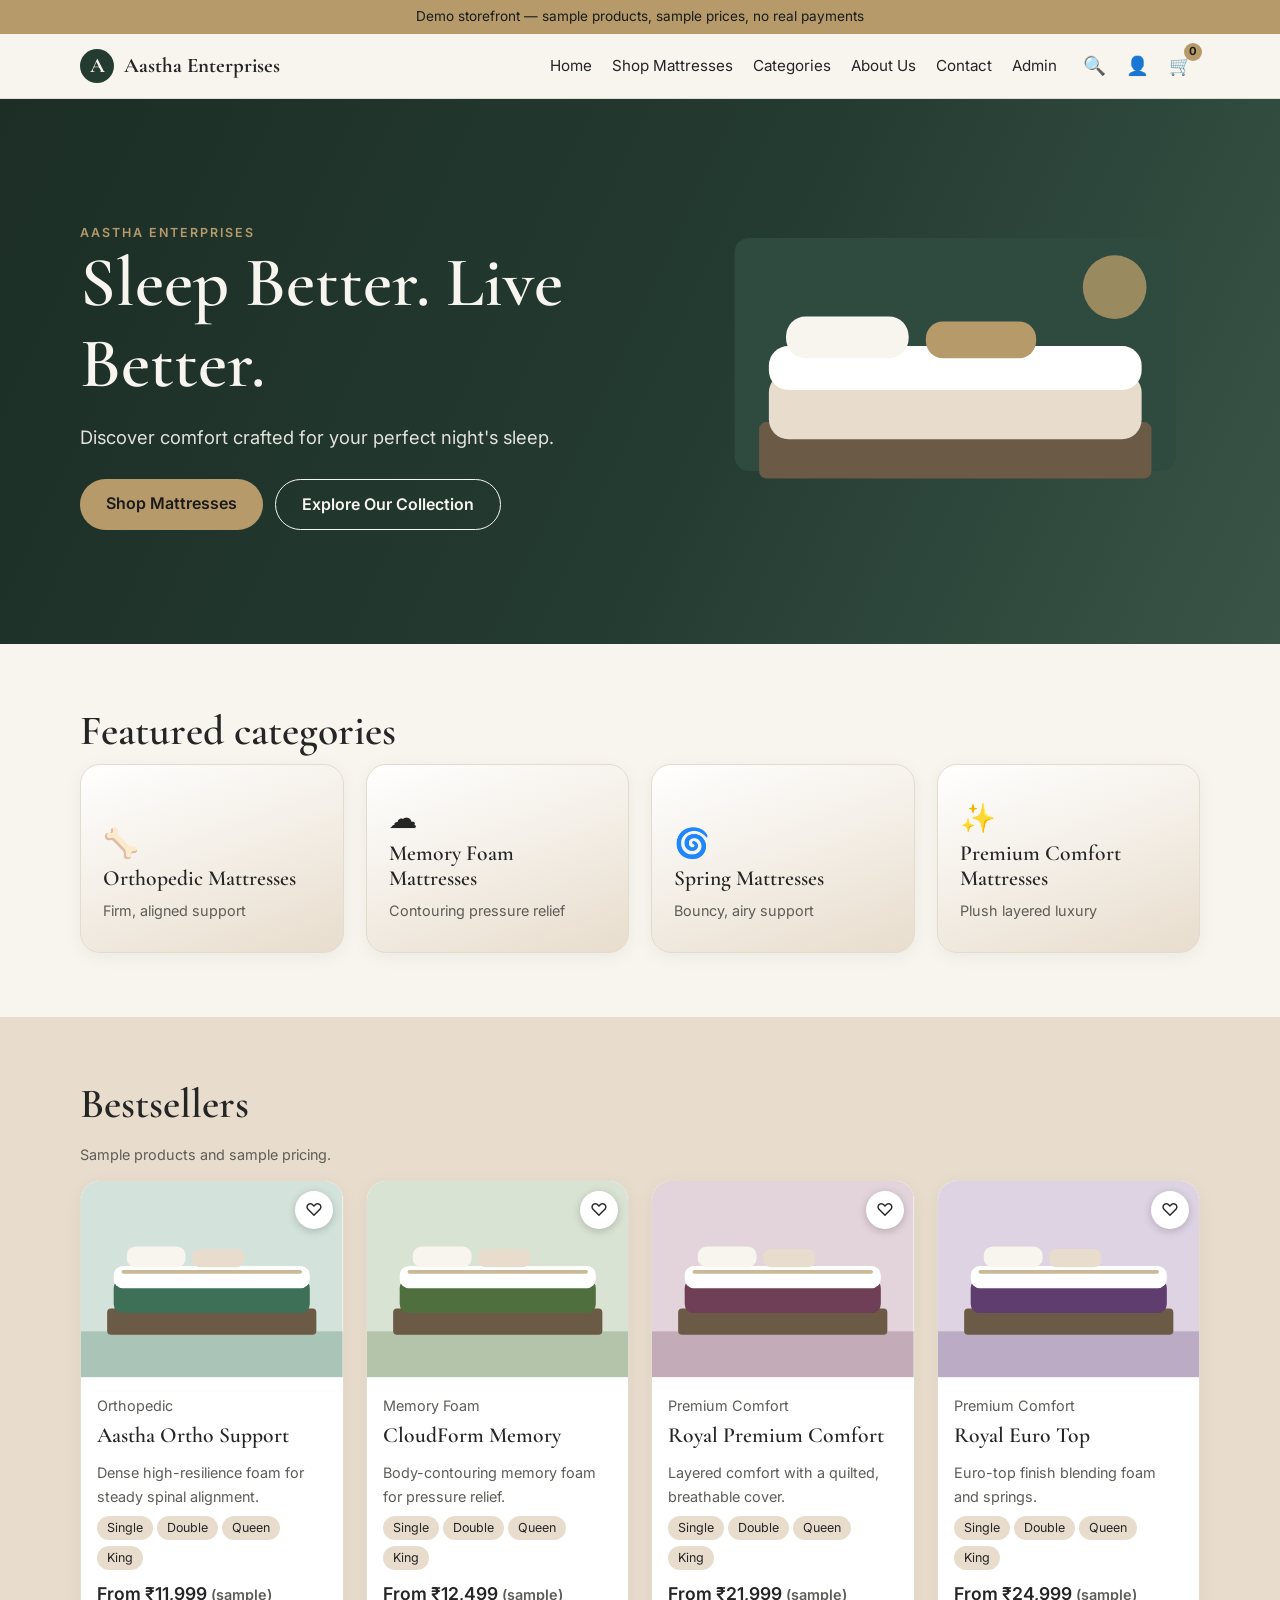
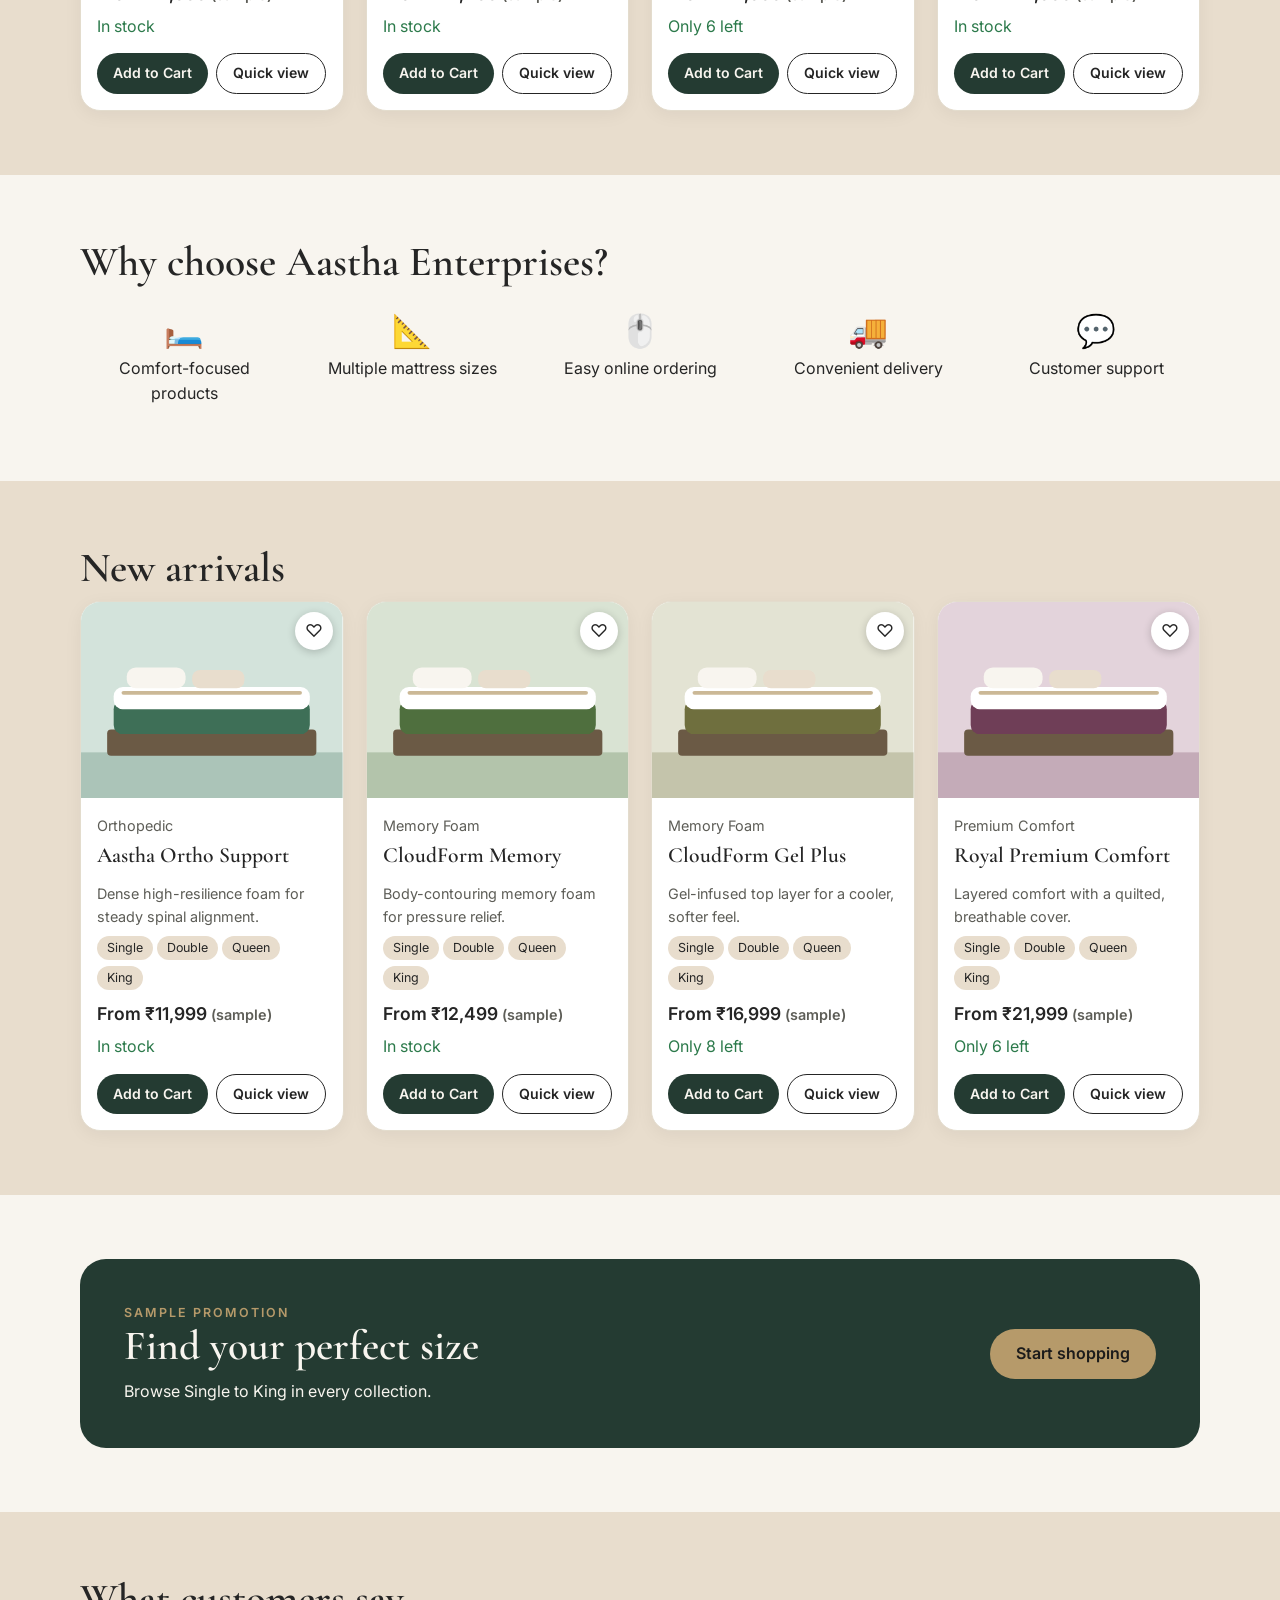
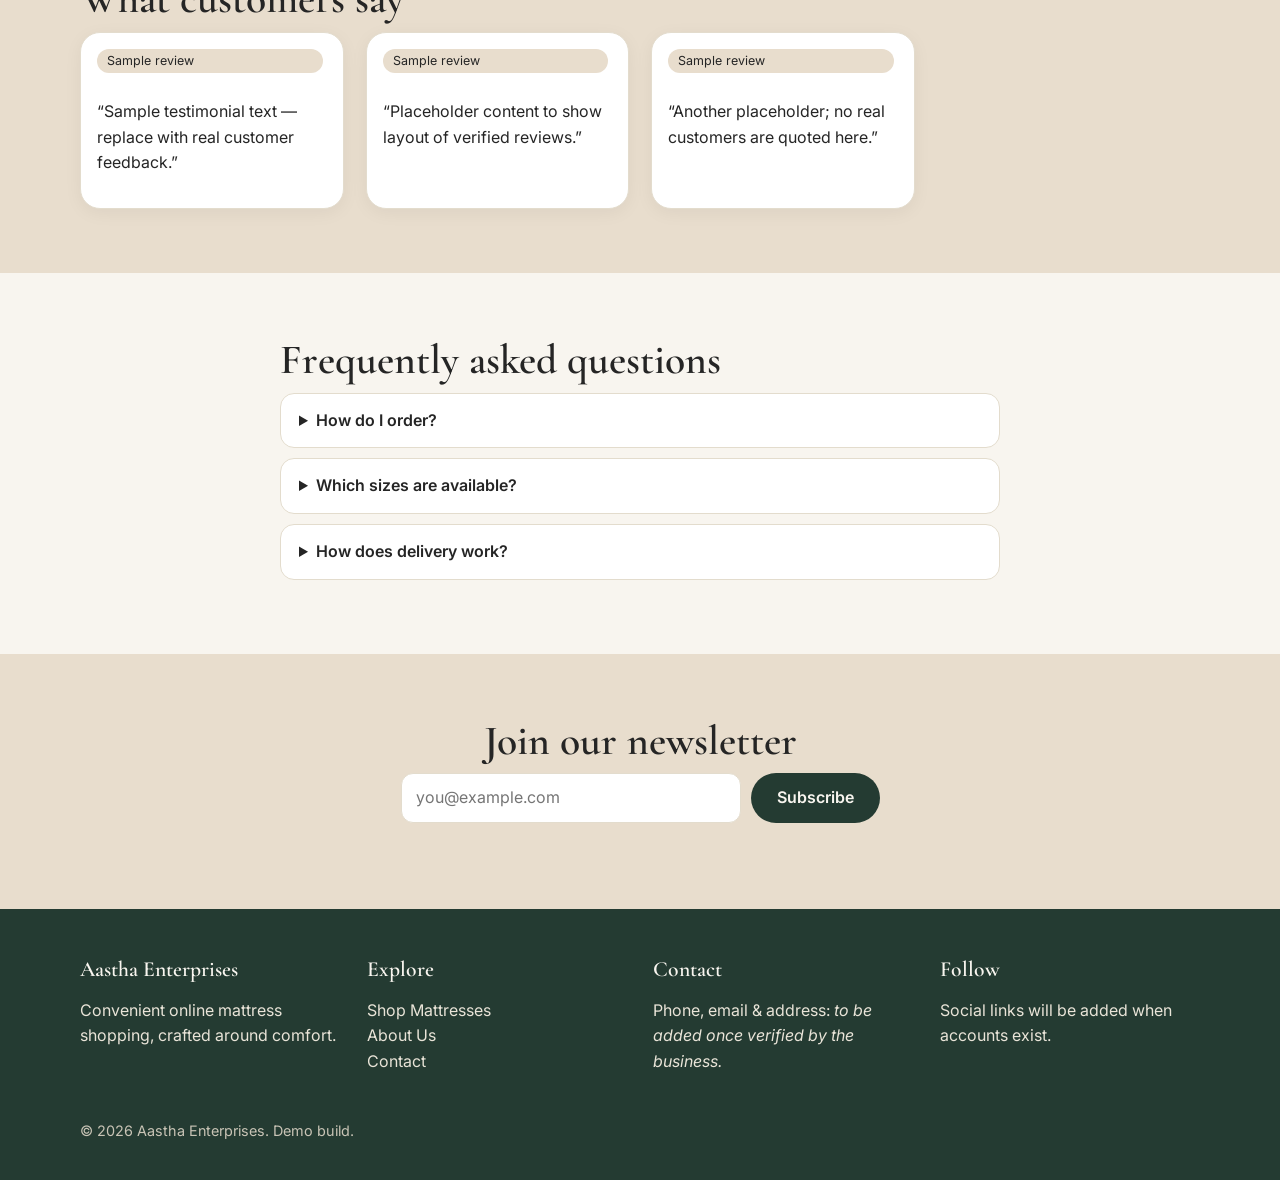
<file: Aastha Enterprises — Online Mattress Selling System.html>
<!DOCTYPE html>
<html lang="en"><head><meta charset="utf-8">
<meta name="viewport" content="width=device-width, initial-scale=1, viewport-fit=cover">
<title>Aastha Enterprises — Online Mattress Selling System</title>
<link href="https://fonts.googleapis.com/css2?family=Cormorant+Garamond:wght@500;600;700&family=Inter:wght@400;500;600&display=swap" rel="stylesheet">
<style>
:root{--ivory:#F8F5EF;--green:#243B32;--beige:#E8DDCD;--gold:#B69A6A;--card:#fff;--text:#252525;--muted:#5d5d57;--on-green:#F8F5EF;--line:#e3dccd;
box-sizing:border-box;padding-top:env(safe-area-inset-top,0px);padding-bottom:env(safe-area-inset-bottom,0px)}
@media(prefers-color-scheme:dark){:root:not([data-theme="light"]){--ivory:#16201c;--green:#0f1a15;--beige:#24332c;--gold:#cdb27f;--card:#1e2b25;--text:#efebe2;--muted:#b4b0a4;--line:#34443c}}
:root[data-theme="dark"]{--ivory:#16201c;--green:#0f1a15;--beige:#24332c;--gold:#cdb27f;--card:#1e2b25;--text:#efebe2;--muted:#b4b0a4;--line:#34443c}
html{height:100%;scroll-padding-top:70px;scroll-behavior:smooth}
*{box-sizing:border-box}body{margin:0;background:var(--ivory);color:var(--text);font:16px/1.6 Inter,system-ui,sans-serif}
h1,h2,h3{font-family:'Cormorant Garamond',Georgia,serif;font-weight:600;line-height:1.15;margin:0 0 .5rem;color:var(--text)}
h1{font-size:clamp(2.4rem,7vw,4.4rem)}h2{font-size:clamp(1.8rem,4vw,2.6rem)}h3{font-size:1.35rem}
a{color:inherit;text-decoration:none}button,input,select,textarea{font:inherit;color:inherit}
:focus-visible{outline:3px solid var(--gold);outline-offset:2px}
.wrap{max-width:1160px;margin:0 auto;padding:0 20px}section.s{padding:64px 0}.alt{background:var(--beige)}
header{position:sticky;top:0;z-index:20;background:var(--ivory);border-bottom:1px solid var(--line);padding-top:env(safe-area-inset-top,0px)}
.nav{display:flex;align-items:center;gap:18px;height:64px}.logo{display:flex;align-items:center;gap:10px;font-family:'Cormorant Garamond',serif;font-size:1.3rem;font-weight:700}
.logo i{width:34px;height:34px;border-radius:50%;background:var(--green);color:var(--on-green);display:grid;place-items:center;font-style:normal}
nav.links{display:flex;gap:20px;margin-left:auto;font-size:.95rem}nav.links a:hover{color:var(--gold)}
.icons{display:flex;gap:4px}.ib{background:none;border:0;cursor:pointer;font-size:1.15rem;padding:8px;border-radius:50%;position:relative}.ib:hover{background:var(--beige)}
.badge{position:absolute;top:0;right:-2px;background:var(--gold);color:#1b1b1b;font-size:.7rem;font-weight:700;border-radius:9px;padding:0 5px}
#burger{display:none}
@media(max-width:820px){#burger{display:block}nav.links{display:none;position:absolute;top:100%;left:0;right:0;background:var(--ivory);flex-direction:column;padding:16px 20px;border-bottom:1px solid var(--line);margin:0}nav.links.open{display:flex}.icons{margin-left:auto}}
.btn{display:inline-block;border:0;cursor:pointer;border-radius:999px;padding:12px 26px;font-weight:600;background:var(--green);color:#F8F5EF;transition:.2s}.btn:hover{transform:translateY(-2px);box-shadow:0 8px 20px #0003}
.btn.gold{background:var(--gold);color:#1b1b1b}.btn.ghost{background:transparent;border:1.5px solid currentColor;color:inherit}.btn.sm{padding:8px 16px;font-size:.88rem}
.hero{background:linear-gradient(115deg,#1c2e26 0%,#243B32 55%,#3a5547 100%);color:#F8F5EF;padding:90px 0 80px;position:relative;overflow:hidden}
.hero h1,.hero p{color:#F8F5EF}.hero p{max-width:480px;font-size:1.15rem;opacity:.9}.hero .grid{display:grid;grid-template-columns:1.1fr .9fr;gap:30px;align-items:center}
.hero .btns{display:flex;gap:12px;flex-wrap:wrap;margin-top:26px}@media(max-width:820px){.hero .grid{grid-template-columns:1fr}.hero .art{order:-1;max-width:340px}}
.eyebrow{color:var(--gold);letter-spacing:.16em;text-transform:uppercase;font-size:.78rem;font-weight:600}
.grid4{display:grid;grid-template-columns:repeat(auto-fill,minmax(250px,1fr));gap:22px}
.card{background:var(--card);border-radius:20px;box-shadow:0 4px 18px #0000000d;overflow:hidden;border:1px solid var(--line);transition:.25s;display:flex;flex-direction:column}.card:hover{transform:translateY(-4px);box-shadow:0 14px 30px #0000001a}
.card .b{padding:16px;display:flex;flex-direction:column;gap:6px;flex:1}.card svg{display:block;width:100%;height:auto}
.price{font-weight:600;font-size:1.1rem;color:var(--text)}.muted{color:var(--muted);font-size:.9rem}.tag{display:inline-block;background:var(--beige);border-radius:999px;padding:2px 10px;font-size:.78rem;margin:0 4px 4px 0;color:var(--text)}
.in{color:#2c7a4b}.out{color:#b3261e}.pos{position:relative}.heart{position:absolute;top:10px;right:10px;background:var(--card);border:0;border-radius:50%;width:38px;height:38px;cursor:pointer;font-size:1.1rem;box-shadow:0 2px 8px #0003}
.cat{padding:30px 22px;text-align:left;min-height:150px;justify-content:flex-end;background:linear-gradient(160deg,var(--card),var(--beige))}.cat span{font-size:1.8rem}
.why{display:grid;grid-template-columns:repeat(auto-fit,minmax(180px,1fr));gap:20px;text-align:center}.why div{padding:10px}.why b{font-size:2rem;display:block}
.promo{background:var(--green);color:#F8F5EF;border-radius:26px;padding:44px;display:flex;justify-content:space-between;align-items:center;gap:20px;flex-wrap:wrap}.promo h2{color:#F8F5EF}
details{background:var(--card);border:1px solid var(--line);border-radius:14px;padding:14px 18px;margin-bottom:10px}summary{cursor:pointer;font-weight:600}
footer{background:var(--green);color:#e9e4d8;padding:48px 0 24px;margin-top:0}footer h3{color:#F8F5EF}footer a:hover{color:var(--gold)}.fg{display:grid;grid-template-columns:repeat(auto-fit,minmax(200px,1fr));gap:26px}
.bar{display:flex;gap:10px;flex-wrap:wrap;margin-bottom:22px}.bar input,.bar select,.f input,.f select,.f textarea{padding:11px 14px;border:1.5px solid var(--line);border-radius:12px;background:var(--card);min-height:44px}
.bar input{flex:1;min-width:180px}.f{display:grid;gap:14px;max-width:560px}.f label{display:grid;gap:4px;font-weight:500;font-size:.92rem}.err{color:#b3261e;font-size:.82rem;min-height:1em}
.pd{display:grid;grid-template-columns:1fr 1fr;gap:36px}@media(max-width:820px){.pd{grid-template-columns:1fr}}.pills{display:flex;gap:8px;flex-wrap:wrap;margin:8px 0 16px}
.pill{border:1.5px solid var(--line);background:var(--card);border-radius:999px;padding:8px 18px;cursor:pointer}.pill[aria-pressed=true]{background:var(--green);color:#F8F5EF;border-color:var(--green)}
table{width:100%;border-collapse:collapse;background:var(--card);border-radius:14px;overflow:hidden;font-size:.92rem}th,td{padding:10px 12px;text-align:left;border-bottom:1px solid var(--line)}th{background:var(--beige)}.sc{overflow-x:auto}
.st{padding:2px 10px;border-radius:999px;font-size:.78rem;background:var(--beige)}.stats{display:grid;grid-template-columns:repeat(auto-fit,minmax(170px,1fr));gap:14px;margin:18px 0}.stats .card{padding:18px}.stats b{font-size:1.8rem;font-family:'Cormorant Garamond',serif}
.crumb{padding:14px 0}.banner{background:var(--gold);color:#1b1b1b;text-align:center;font-size:.85rem;padding:6px 12px}
dialog{border:0;border-radius:22px;max-width:520px;width:92%;background:var(--card);color:var(--text);padding:24px}dialog::backdrop{background:#0008}
#toast{position:fixed;left:50%;bottom:calc(20px + env(safe-area-inset-bottom,0px));transform:translateX(-50%);background:var(--green);color:#F8F5EF;padding:12px 22px;border-radius:999px;z-index:50;opacity:0;pointer-events:none;transition:.3s}#toast.on{opacity:1}
.row{display:flex;gap:14px;align-items:center;padding:14px 0;border-bottom:1px solid var(--line);flex-wrap:wrap}.row svg{width:90px;border-radius:10px}.qty{display:inline-flex;align-items:center;border:1.5px solid var(--line);border-radius:999px}.qty button{background:none;border:0;width:36px;height:36px;cursor:pointer;font-size:1.1rem}
.empty{text-align:center;padding:50px 10px;color:var(--muted)}.two{display:grid;grid-template-columns:1.4fr 1fr;gap:30px}@media(max-width:820px){.two{grid-template-columns:1fr}}
@media(prefers-reduced-motion:reduce){*{transition:none!important;scroll-behavior:auto!important}}
</style></head><body>
<div class="banner">Demo storefront — sample products, sample prices, no real payments</div>
<header><div class="wrap nav">
<a class="logo" href="#/"><i>A</i>Aastha Enterprises</a>
<nav class="links" id="nav" aria-label="Main"><a href="#/">Home</a><a href="#/shop">Shop Mattresses</a><a href="#/shop" data-cat>Categories</a><a href="#/about">About Us</a><a href="#/contact">Contact</a><a href="#/admin">Admin</a></nav>
<div class="icons"><button class="ib" aria-label="Search" onclick="location.hash='#/shop';setTimeout(()=>document.getElementById('q')&&document.getElementById('q').focus(),50)">🔍</button>
<a class="ib" href="#/account" aria-label="Account">👤</a><a class="ib" href="#/cart" aria-label="Cart">🛒<span class="badge" id="cc">0</span></a>
<button class="ib" id="burger" aria-label="Menu" aria-expanded="false">☰</button></div></div></header>
<main id="app"></main>
<footer><div class="wrap"><div class="fg"><div><h3>Aastha Enterprises</h3><p>Convenient online mattress shopping, crafted around comfort.</p></div>
<div><h3>Explore</h3><p><a href="#/shop">Shop Mattresses</a><br><a href="#/about">About Us</a><br><a href="#/contact">Contact</a></p></div>
<div><h3>Contact</h3><p>Phone, email &amp; address: <em>to be added once verified by the business.</em></p></div>
<div><h3>Follow</h3><p>Social links will be added when accounts exist.</p></div></div>
<p class="muted" style="margin-top:28px;color:#c9c4b6">© 2026 Aastha Enterprises. Demo build.</p></div></footer>
<dialog id="dlg"></dialog><div id="toast" role="status" aria-live="polite"></div>
<script>
const $=s=>document.querySelector(s),app=$('#app'),SZ=['Single','Double','Queen','King'];
const inr=n=>'₹'+Number(n).toLocaleString('en-IN');
const esc=s=>String(s).replace(/[&<>"']/g,c=>({'&':'&amp;','<':'&lt;','>':'&gt;','"':'&quot;',"'":'&#39;'}[c]));
const P=(id,name,type,pr,firm,stock,pop,nw,desc,h)=>({id,name,type,pr,firm,stock,pop,nw,desc,h});
let products=[
P('s1','Aastha Ortho Support','Orthopedic',[11999,13999,15999,18499],'Firm',24,95,1,'Dense high-resilience foam for steady spinal alignment.',150),
P('s2','Aastha Ortho Pro 8"','Orthopedic',[14999,17499,19999,22999],'Extra Firm',12,80,0,'Eight-inch orthopedic build with edge support.',200),
P('s3','CloudForm Memory','Memory Foam',[12499,14499,16999,19499],'Medium',30,92,1,'Body-contouring memory foam for pressure relief.',100),
P('s4','CloudForm Gel Plus','Memory Foam',[16999,19499,22499,25999],'Medium Soft',8,70,1,'Gel-infused top layer for a cooler, softer feel.',60),
P('s5','Serene Pocket Spring','Spring',[13499,15499,17999,20499],'Medium Firm',0,60,0,'Individually wrapped coils with bouncy support.',30),
P('s6','Serene Bonnell Classic','Spring',[8999,10499,12499,14499],'Firm',40,75,0,'Traditional bonnell spring at an accessible price.',10),
P('s7','Royal Premium Comfort','Premium Comfort',[21999,24999,28999,33999],'Plush',6,88,1,'Layered comfort with a quilted, breathable cover.',330),
P('s8','Royal Euro Top','Premium Comfort',[24999,28499,32999,37999],'Medium Plush',15,85,0,'Euro-top finish blending foam and springs.',280)];
let cart=[],wish=[],orders=[],user=null;
try{cart=JSON.parse(localStorage.getItem('a_cart')||'[]');wish=JSON.parse(localStorage.getItem('a_wish')||'[]');orders=JSON.parse(localStorage.getItem('a_ord')||'[]');user=JSON.parse(localStorage.getItem('a_user')||'null')}catch(e){}
const save=()=>{try{localStorage.setItem('a_cart',JSON.stringify(cart));localStorage.setItem('a_wish',JSON.stringify(wish));localStorage.setItem('a_ord',JSON.stringify(orders));localStorage.setItem('a_user',JSON.stringify(user))}catch(e){}$('#cc').textContent=cart.reduce((a,c)=>a+c.q,0)};
const toast=m=>{const t=$('#toast');t.textContent=m;t.classList.add('on');clearTimeout(toast.t);toast.t=setTimeout(()=>t.classList.remove('on'),2200)};
const get=id=>products.find(p=>p.id==id);
function img(p){const x=p.h,a=`hsl(${x},22%,86%)`,b=`hsl(${x},28%,34%)`;return `<svg viewBox="0 0 400 300" role="img" aria-label="${esc(p.name)} illustration"><rect width="400" height="300" fill="${a}"/><rect y="230" width="400" height="70" fill="hsl(${x},18%,72%)"/><rect x="40" y="195" width="320" height="40" rx="6" fill="#6b5a45"/><rect x="50" y="150" width="300" height="52" rx="14" fill="${b}"/><rect x="50" y="130" width="300" height="34" rx="14" fill="#fff"/><rect x="62" y="136" width="276" height="6" rx="3" fill="#B69A6A" opacity=".7"/><rect x="70" y="100" width="90" height="32" rx="14" fill="#F8F5EF"/><rect x="170" y="104" width="80" height="28" rx="12" fill="#E8DDCD"/></svg>`}
function card(p){const w=wish.includes(p.id);return `<article class="card"><div class="pos"><a href="#/p/${p.id}">${img(p)}</a><button class="heart" aria-pressed="${w}" aria-label="Wishlist" onclick="tw('${p.id}')">${w?'♥':'♡'}</button></div><div class="b"><span class="muted">${p.type}</span><h3><a href="#/p/${p.id}">${p.name}</a></h3><p class="muted" style="margin:0">${p.desc}</p><div>${SZ.map(s=>`<span class="tag">${s}</span>`).join('')}</div><div class="price">From ${inr(p.pr[0])} <span class="muted">(sample)</span></div><div class="${p.stock?'in':'out'}">${p.stock?(p.stock<10?'Only '+p.stock+' left':'In stock'):'Out of stock'}</div><div style="display:flex;gap:8px;margin-top:auto;padding-top:8px"><button class="btn sm" ${p.stock?'':'disabled'} onclick="add('${p.id}',0,1)">Add to Cart</button><button class="btn sm ghost" onclick="qv('${p.id}')">Quick view</button></div></div></article>`}
function tw(id){wish=wish.includes(id)?wish.filter(x=>x!=id):[...wish,id];save();toast(wish.includes(id)?'Added to wishlist':'Removed from wishlist');route()}
function add(id,si,q){const p=get(id);if(!p.stock)return toast('Out of stock');const k=cart.find(c=>c.id==id&&c.s==si);if(k)k.q=Math.min(k.q+q,p.stock);else cart.push({id,s:si,q:Math.min(q,p.stock)});save();toast('Added to cart');if(location.hash=='#/cart')route()}
function qv(id){const p=get(id),d=$('#dlg');d.innerHTML=`${img(p)}<h3>${p.name}</h3><p>${p.desc}</p><p class="muted">${p.type} · ${p.firm} · Sample prices: ${SZ.map((s,i)=>s+' '+inr(p.pr[i])).join(', ')}</p><div style="display:flex;gap:8px"><a class="btn sm" href="#/p/${p.id}" onclick="$('#dlg').close()">View details</a><button class="btn sm ghost" onclick="$('#dlg').close()">Close</button></div>`;d.showModal()}
const cats=[['Orthopedic','🦴','Firm, aligned support'],['Memory Foam','☁️','Contouring pressure relief'],['Spring','🌀','Bouncy, airy support'],['Premium Comfort','✨','Plush layered luxury']];
const faq=[['How do I order?','Pick a mattress and size, add to cart and check out. Checkout is a demo until a payment gateway is connected.'],['Which sizes are available?','Single, Double, Queen and King. Exact availability is shown on each product.'],['How does delivery work?','Delivery rules are not configured yet; the PIN checker will use them once defined by the business.']];
const reviews=[['Sample review','“Sample testimonial text — replace with real customer feedback.”'],['Sample review','“Placeholder content to show layout of verified reviews.”'],['Sample review','“Another placeholder; no real customers are quoted here.”']];
function home(){const top=[...products].sort((a,b)=>b.pop-a.pop).slice(0,4),nw=products.filter(p=>p.nw).slice(0,4);
return `<section class="hero"><div class="wrap grid"><div><div class="eyebrow">Aastha Enterprises</div><h1>Sleep Better. Live Better.</h1><p>Discover comfort crafted for your perfect night's sleep.</p><div class="btns"><a class="btn gold" href="#/shop">Shop Mattresses</a><a class="btn ghost" href="#cats" onclick="event.preventDefault();document.getElementById('cats').scrollIntoView()">Explore Our Collection</a></div></div>
<div class="art"><svg viewBox="0 0 400 300" aria-hidden="true"><rect x="20" y="40" width="360" height="190" rx="12" fill="#2f4a3e"/><circle cx="330" cy="80" r="26" fill="#B69A6A" opacity=".8"/><rect x="40" y="190" width="320" height="46" rx="6" fill="#6b5a45"/><rect x="48" y="150" width="304" height="54" rx="16" fill="#E8DDCD"/><rect x="48" y="128" width="304" height="36" rx="16" fill="#fff"/><rect x="62" y="104" width="100" height="34" rx="16" fill="#F8F5EF"/><rect x="176" y="108" width="90" height="30" rx="14" fill="#B69A6A"/></svg></div></div></section>
<section class="s" id="cats"><div class="wrap"><h2>Featured categories</h2><div class="grid4">${cats.map(c=>`<a class="card cat" href="#/shop?type=${encodeURIComponent(c[0])}"><span>${c[1]}</span><h3>${c[0]} Mattresses</h3><p class="muted" style="margin:0">${c[2]}</p></a>`).join('')}</div></div></section>
<section class="s alt"><div class="wrap"><h2>Bestsellers</h2><p class="muted">Sample products and sample pricing.</p><div class="grid4">${top.map(card).join('')}</div></div></section>
<section class="s"><div class="wrap"><h2>Why choose Aastha Enterprises?</h2><div class="why"><div><b>🛏️</b>Comfort-focused products</div><div><b>📐</b>Multiple mattress sizes</div><div><b>🖱️</b>Easy online ordering</div><div><b>🚚</b>Convenient delivery</div><div><b>💬</b>Customer support</div></div></div></section>
<section class="s alt"><div class="wrap"><h2>New arrivals</h2><div class="grid4">${nw.map(card).join('')}</div></div></section>
<section class="s"><div class="wrap"><div class="promo"><div><div class="eyebrow">Sample promotion</div><h2>Find your perfect size</h2><p style="margin:0">Browse Single to King in every collection.</p></div><a class="btn gold" href="#/shop">Start shopping</a></div></div></section>
<section class="s alt"><div class="wrap"><h2>What customers say</h2><div class="grid4">${reviews.map(r=>`<div class="card"><div class="b"><span class="tag">${r[0]}</span><p>${r[1]}</p></div></div>`).join('')}</div></div></section>
<section class="s"><div class="wrap" style="max-width:760px"><h2>Frequently asked questions</h2>${faq.map(f=>`<details><summary>${f[0]}</summary><p>${f[1]}</p></details>`).join('')}</div></section>
<section class="s alt"><div class="wrap" style="text-align:center"><h2>Join our newsletter</h2><form class="bar" style="justify-content:center" onsubmit="event.preventDefault();var e=this.e.value;if(!/^\\S+@\\S+\\.\\S+$/.test(e))return toast('Enter a valid email');this.reset();toast('Thanks! (demo — not stored)')"><input name="e" type="email" aria-label="Email" placeholder="you@example.com" style="max-width:340px"><button class="btn">Subscribe</button></form></div></section>`}
function shop(qs){const f=new URLSearchParams(qs||'');return `<div class="wrap" style="padding:36px 20px"><h2>Shop Mattresses</h2><div class="bar"><input id="q" type="search" placeholder="Search by name" aria-label="Search" value="${esc(f.get('q')||'')}"><select id="ft" aria-label="Type"><option value="">All types</option>${cats.map(c=>`<option ${f.get('type')==c[0]?'selected':''}>${c[0]}</option>`).join('')}</select><select id="fs" aria-label="Size"><option value="">Any size</option>${SZ.map(s=>`<option>${s}</option>`).join('')}</select><select id="fp" aria-label="Price"><option value="">Any price</option><option value="15000">Up to ₹15,000</option><option value="20000">Up to ₹20,000</option><option value="40000">Up to ₹40,000</option></select><select id="fa" aria-label="Availability"><option value="">All</option><option value="1">In stock</option></select><select id="so" aria-label="Sort"><option value="pop">Popularity</option><option value="lo">Price: low to high</option><option value="hi">Price: high to low</option><option value="new">Newest</option></select></div><div id="res" class="grid4"></div></div>`}
function filt(){const q=$('#q').value.toLowerCase(),t=$('#ft').value,s=$('#fs').value,pr=+$('#fp').value,av=$('#fa').value,so=$('#so').value,si=s?SZ.indexOf(s):0;
let r=products.filter(p=>p.name.toLowerCase().includes(q)&&(!t||p.type==t)&&(!pr||p.pr[si]<=pr)&&(!av||p.stock>0));
r.sort((a,b)=>so=='lo'?a.pr[si]-b.pr[si]:so=='hi'?b.pr[si]-a.pr[si]:so=='new'?(b.nw-a.nw)||b.pop-a.pop:b.pop-a.pop);
$('#res').innerHTML=r.length?r.map(card).join(''):`<div class="empty" style="grid-column:1/-1"><h3>No mattresses match</h3><p>Try clearing a filter or searching a different name.</p></div>`}
let sel={};
function detail(id){const p=get(id);if(!p)return nf();const si=sel[id]||0,rel=products.filter(x=>x.type==p.type&&x.id!=id).concat(products.filter(x=>x.type!=p.type)).slice(0,4);
return `<div class="wrap"><div class="crumb muted"><a href="#/shop">← All mattresses</a></div><div class="pd"><div class="card">${img(p)}</div><div><span class="tag">${p.type}</span><h1 style="font-size:2.5rem">${p.name}</h1><div class="price" style="font-size:1.8rem" id="pp">${inr(p.pr[si])} <span class="muted">(sample price)</span></div><p>${p.desc}</p>
<b>Size</b><div class="pills" role="group" aria-label="Size">${SZ.map((s,i)=>`<button class="pill" aria-pressed="${i==si}" onclick="sel['${id}']=${i};route()">${s}</button>`).join('')}</div>
<table><tr><th>Type</th><td>${p.type}</td></tr><tr><th>Firmness</th><td>${p.firm}</td></tr><tr><th>Dimensions</th><td>Not yet specified</td></tr><tr><th>Stock</th><td class="${p.stock?'in':'out'}">${p.stock?p.stock+' available':'Out of stock'}</td></tr></table>
<div style="margin:18px 0;display:flex;gap:12px;flex-wrap:wrap;align-items:center"><span class="qty"><button aria-label="Less" onclick="pq(-1)">−</button><span id="pq" aria-live="polite">1</span><button aria-label="More" onclick="pq(1)">+</button></span><button class="btn" ${p.stock?'':'disabled'} onclick="add('${id}',${si},+$('#pq').textContent)">Add to Cart</button><button class="btn gold" ${p.stock?'':'disabled'} onclick="add('${id}',${si},+$('#pq').textContent);location.hash='#/checkout'">Buy Now</button></div>
<div class="bar"><input id="pin" inputmode="numeric" maxlength="6" placeholder="Delivery PIN code" aria-label="PIN code"><button class="btn sm ghost" onclick="/^\\d{6}$/.test($('#pin').value)?toast('Delivery rules not configured yet — we will confirm after ordering'):toast('Enter a valid 6-digit PIN')">Check</button></div></div></div>
<h2 style="margin-top:50px">Related products</h2><div class="grid4" style="padding-bottom:50px">${rel.map(card).join('')}</div></div>`}
function pq(d){const e=$('#pq');e.textContent=Math.max(1,Math.min(10,+e.textContent+d))}
const tot=()=>cart.reduce((a,c)=>a+get(c.id).pr[c.s]*c.q,0);
function cartP(){if(!cart.length)return `<div class="wrap empty"><h2>Your cart is empty</h2><a class="btn" href="#/shop">Continue shopping</a></div>`;
return `<div class="wrap" style="padding:36px 20px"><h2>Shopping cart</h2><div class="two"><div>${cart.map((c,i)=>{const p=get(c.id);return `<div class="row">${img(p)}<div style="flex:1;min-width:150px"><b>${p.name}</b><br><select aria-label="Size" onchange="cart[${i}].s=+this.value;save();route()">${SZ.map((s,j)=>`<option value="${j}" ${j==c.s?'selected':''}>${s}</option>`).join('')}</select></div><span class="qty"><button aria-label="Less" onclick="cq(${i},-1)">−</button>${c.q}<button aria-label="More" onclick="cq(${i},1)">+</button></span><b>${inr(p.pr[c.s]*c.q)}</b><button class="ib" aria-label="Remove" onclick="cart.splice(${i},1);save();route()">🗑</button></div>`}).join('')}</div>
<div class="card"><div class="b"><h3>Summary</h3><p>Subtotal <b style="float:right">${inr(tot())}</b></p><p>Delivery <span style="float:right" class="muted">Confirmed after order</span></p><p style="border-top:1px solid var(--line);padding-top:8px">Total <b style="float:right">${inr(tot())}</b></p><a class="btn" href="#/checkout" style="text-align:center">Proceed to checkout</a><a class="btn ghost" href="#/shop" style="text-align:center">Continue shopping</a></div></div></div></div>`}
function cq(i,d){const c=cart[i];c.q=Math.max(1,Math.min(get(c.id).stock||1,c.q+d));save();route()}
function fld(n,l,t,x){return `<label>${l}<input name="${n}" type="${t||'text'}" ${x||''}><span class="err" data-e="${n}"></span></label>`}
function checkout(){if(!cart.length)return cartP();return `<div class="wrap" style="padding:36px 20px"><h2>Checkout</h2><p class="banner" style="border-radius:10px">Demo checkout — no payment is taken and no real order is placed.</p><div class="two"><form class="f" id="cf" novalidate>${fld('name','Full name')}${fld('email','Email','email')}${fld('phone','Phone (10 digits)','tel','inputmode="numeric"')}${fld('addr','Delivery address')}${fld('city','City')}${fld('state','State')}${fld('pin','PIN code','text','inputmode="numeric" maxlength="6"')}<label>Payment method<select name="pay"><option>Cash on Delivery (demo)</option><option>UPI (demo)</option><option>Card (demo)</option></select></label><button class="btn">Place demo order</button></form><div class="card"><div class="b"><h3>Order total</h3><b>${inr(tot())}</b><p class="muted">${cart.reduce((a,c)=>a+c.q,0)} item(s)</p></div></div></div></div>`}
function bindCheckout(){$('#cf').onsubmit=e=>{e.preventDefault();const f=e.target,v=n=>f[n].value.trim(),E={};
if(v('name').length<2)E.name='Enter your name';if(!/^\S+@\S+\.\S+$/.test(v('email')))E.email='Enter a valid email';if(!/^[6-9]\d{9}$/.test(v('phone')))E.phone='Enter a valid 10-digit Indian mobile number';
if(v('addr').length<5)E.addr='Enter your address';if(!v('city'))E.city='Required';if(!v('state'))E.state='Required';if(!/^\d{6}$/.test(v('pin')))E.pin='Enter a 6-digit PIN';
document.querySelectorAll('[data-e]').forEach(s=>s.textContent=E[s.dataset.e]||'');if(Object.keys(E).length)return toast('Please fix the highlighted fields');
const o={id:'DEMO-'+Date.now().toString().slice(-6),name:v('name'),total:tot(),items:cart.map(c=>get(c.id).name+' ('+SZ[c.s]+') ×'+c.q),status:'Demo — not processed',date:new Date().toLocaleDateString('en-IN')};
orders.unshift(o);cart.forEach(c=>get(c.id).stock=Math.max(0,get(c.id).stock-c.q));cart=[];save();
app.innerHTML=`<div class="wrap empty"><h2>Demo order received</h2><p>Reference <b>${o.id}</b> for ${esc(o.name)}, total ${inr(o.total)}.</p><p class="muted">This is a demonstration — no payment was processed and nothing will be delivered.</p><a class="btn" href="#/shop">Continue shopping</a></div>`}}
function account(){if(user)return `<div class="wrap" style="padding:36px 20px"><h2>My account</h2><p>${esc(user.name)} · ${esc(user.email)}</p><button class="btn sm ghost" onclick="user=null;save();route()">Sign out</button><h3 style="margin-top:28px">Order history (demo orders on this device)</h3>${orders.length?`<div class="sc"><table><tr><th>Ref</th><th>Date</th><th>Items</th><th>Total</th></tr>${orders.map(o=>`<tr><td>${o.id}</td><td>${o.date}</td><td>${esc(o.items.join(', '))}</td><td>${inr(o.total)}</td></tr>`).join('')}</table></div>`:'<p class="empty">No orders yet.</p>'}</div>`;
return `<div class="wrap" style="padding:36px 20px"><h2>Sign in / Register</h2><p class="muted">Demo profile only: no password is collected or stored. Real accounts need a secure backend.</p><form class="f" id="af" novalidate>${fld('name','Name')}${fld('email','Email','email')}<button class="btn">Continue (demo)</button></form></div>`}
function bindAcc(){const f=$('#af');if(f)f.onsubmit=e=>{e.preventDefault();const n=f.name.value.trim(),m=f.email.value.trim();if(n.length<2||!/^\S+@\S+\.\S+$/.test(m))return toast('Enter a name and valid email');user={name:n,email:m};save();route()}}
function about(){return `<div class="wrap" style="padding:50px 20px;max-width:760px"><h2>About Aastha Enterprises</h2><p>Aastha Enterprises is a mattress-selling business focused on making mattress shopping convenient: clear choices, multiple sizes and an easy ordering experience.</p><p class="muted">Company history, certifications and guarantees will be added once confirmed by the business.</p></div>`}
function contact(){return `<div class="wrap" style="padding:50px 20px"><h2>Contact</h2><div class="two"><form class="f" id="kf" novalidate>${fld('name','Name')}${fld('email','Email','email')}<label>Message<textarea name="msg" rows="4"></textarea><span class="err" data-e="msg"></span></label><button class="btn">Send (demo)</button></form><div class="card"><div class="b"><h3>Customer support</h3><p>Phone, email and address: <em>to be added once verified.</em></p><p class="muted">A map will appear when a real address is provided.</p></div></div></div></div>`}
function bindContact(){$('#kf').onsubmit=e=>{e.preventDefault();const f=e.target,E={};if(f.name.value.trim().length<2)E.name='Enter your name';if(!/^\S+@\S+\.\S+$/.test(f.email.value))E.email='Enter a valid email';if(f.msg.value.trim().length<5)E.msg='Write a short message';
document.querySelectorAll('[data-e]').forEach(s=>s.textContent=E[s.dataset.e]||'');if(Object.keys(E).length)return;f.reset();toast('Message noted (demo — not sent)')}}
function admin(){const low=products.filter(p=>p.stock<10).length;return `<div class="wrap" style="padding:36px 20px"><h2>Admin dashboard</h2><p class="banner" style="border-radius:10px">Demonstration only — data lives in this browser, not a real backend.</p>
<div class="stats"><div class="card"><span class="muted">Total products</span><b>${products.length}</b></div><div class="card"><span class="muted">Demo orders</span><b>${orders.length}</b></div><div class="card"><span class="muted">Low / no stock</span><b>${low}</b></div></div>
<h3>Products &amp; stock</h3><div class="sc"><table><tr><th>Name</th><th>Type</th><th>From</th><th>Stock</th><th></th></tr>${products.map(p=>`<tr><td>${p.name}</td><td>${p.type}</td><td>${inr(p.pr[0])}</td><td><button class="qty" aria-label="Decrease" onclick="get('${p.id}').stock=Math.max(0,get('${p.id}').stock-1);route()">−</button> ${p.stock} <button class="qty" aria-label="Increase" onclick="get('${p.id}').stock++;route()">+</button></td><td><button class="btn sm ghost" onclick="if(confirm('Delete product?')){products=products.filter(x=>x.id!='${p.id}');route()}">Delete</button></td></tr>`).join('')}</table></div>
<h3 style="margin-top:26px">Add product</h3><form class="f" id="pf" novalidate><label>Name<input name="n"></label><label>Type<select name="t">${cats.map(c=>`<option>${c[0]}</option>`).join('')}</select></label><label>Single-size price (₹)<input name="p" type="number" min="1"></label><label>Stock<input name="s" type="number" min="0" value="10"></label><button class="btn">Add</button></form>
<h3 style="margin-top:26px">Orders</h3>${orders.length?`<div class="sc"><table><tr><th>Ref</th><th>Customer</th><th>Total</th><th>Payment / delivery</th></tr>${orders.map(o=>`<tr><td>${o.id}</td><td>${esc(o.name)}</td><td>${inr(o.total)}</td><td><span class="st">${o.status}</span></td></tr>`).join('')}</table></div>`:'<p class="empty">No orders yet.</p>'}</div>`}
function bindAdmin(){$('#pf').onsubmit=e=>{e.preventDefault();const f=e.target,pr=+f.p.value;if(f.n.value.trim().length<2||!(pr>0))return toast('Enter a name and valid price');
products.push(P('n'+Date.now(),f.n.value.trim(),f.t.value,[pr,Math.round(pr*1.15),Math.round(pr*1.3),Math.round(pr*1.5)],'Medium',+f.s.value||0,50,1,'Newly added sample product.',Math.floor(Math.random()*360)));toast('Product added');route()}}
const nf=()=>`<div class="wrap empty"><h2>Page not found</h2><a class="btn" href="#/">Go home</a></div>`;
function route(){const h=location.hash.slice(1)||'/',[path,qs]=h.split('?'),seg=path.split('/');let html;
$('#nav').classList.remove('open');$('#burger').setAttribute('aria-expanded','false');
if(path=='/')html=home();else if(path=='/shop')html=shop(qs);else if(seg[1]=='p')html=detail(seg[2]);else if(path=='/cart')html=cartP();else if(path=='/checkout')html=checkout();else if(path=='/account')html=account();else if(path=='/about')html=about();else if(path=='/contact')html=contact();else if(path=='/admin')html=admin();else html=nf();
app.innerHTML=html;
if(path=='/shop'){['q','ft','fs','fp','fa','so'].forEach(i=>$('#'+i).addEventListener('input',filt));filt()}
if(path=='/checkout'&&cart.length)bindCheckout();if(path=='/account')bindAcc();if(path=='/contact')bindContact();if(path=='/admin')bindAdmin();
if(!/^#cats/.test(location.hash))window.scrollTo(0,0)}
$('#burger').onclick=()=>{const o=$('#nav').classList.toggle('open');$('#burger').setAttribute('aria-expanded',o)};
addEventListener('hashchange',route);save();route();
</script></body></html>
</file>
